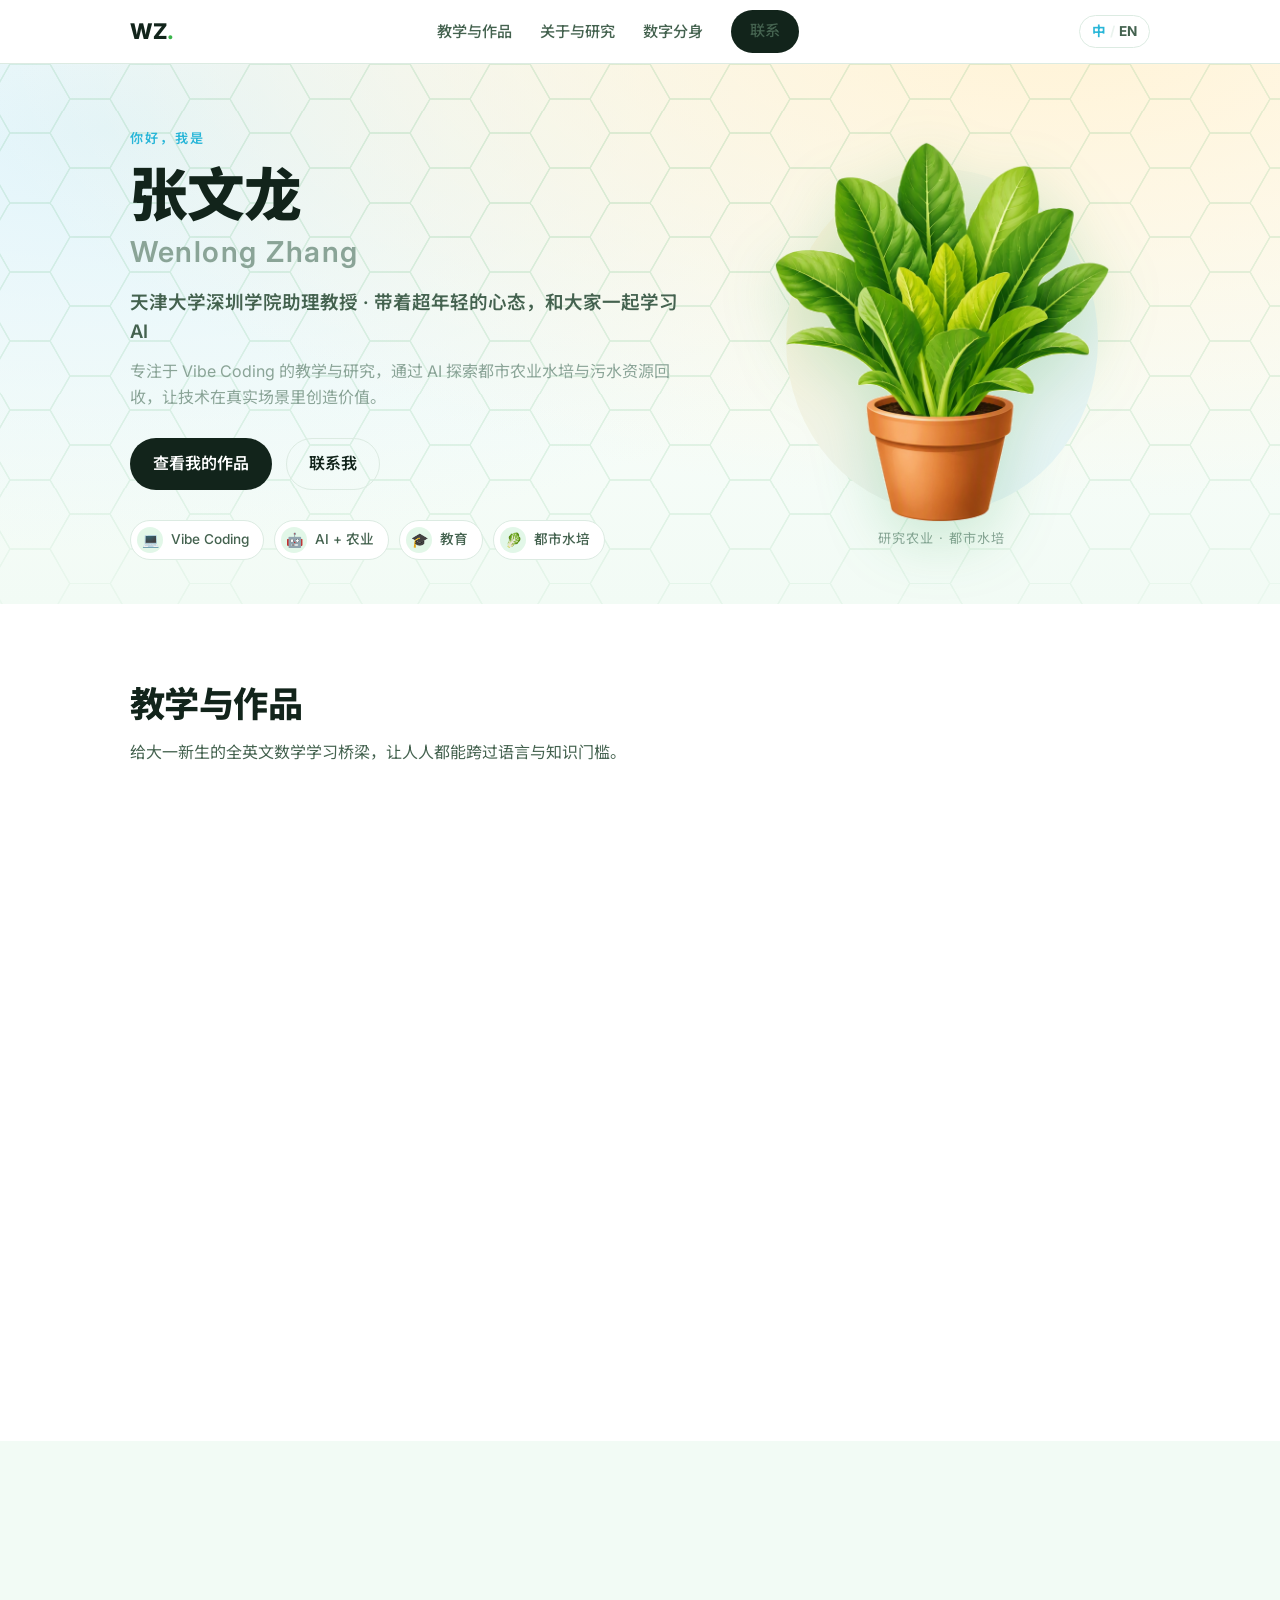
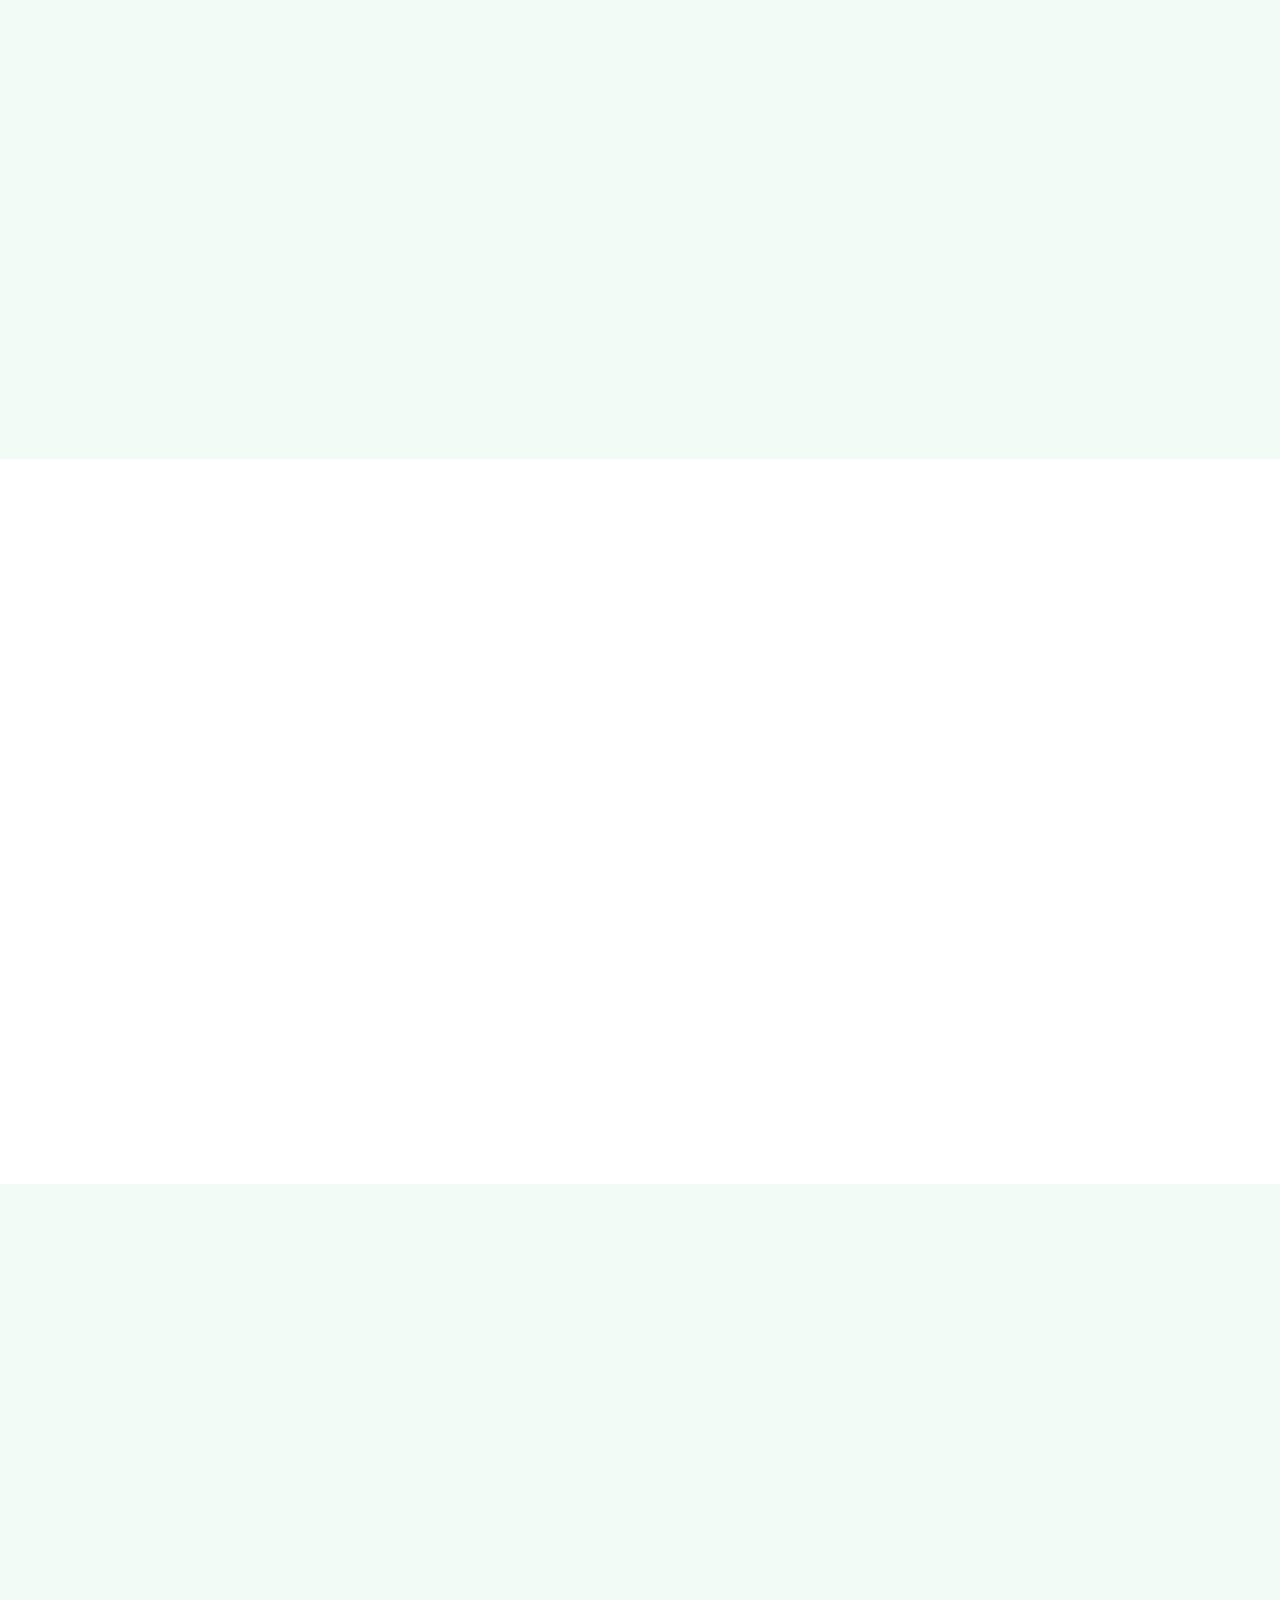
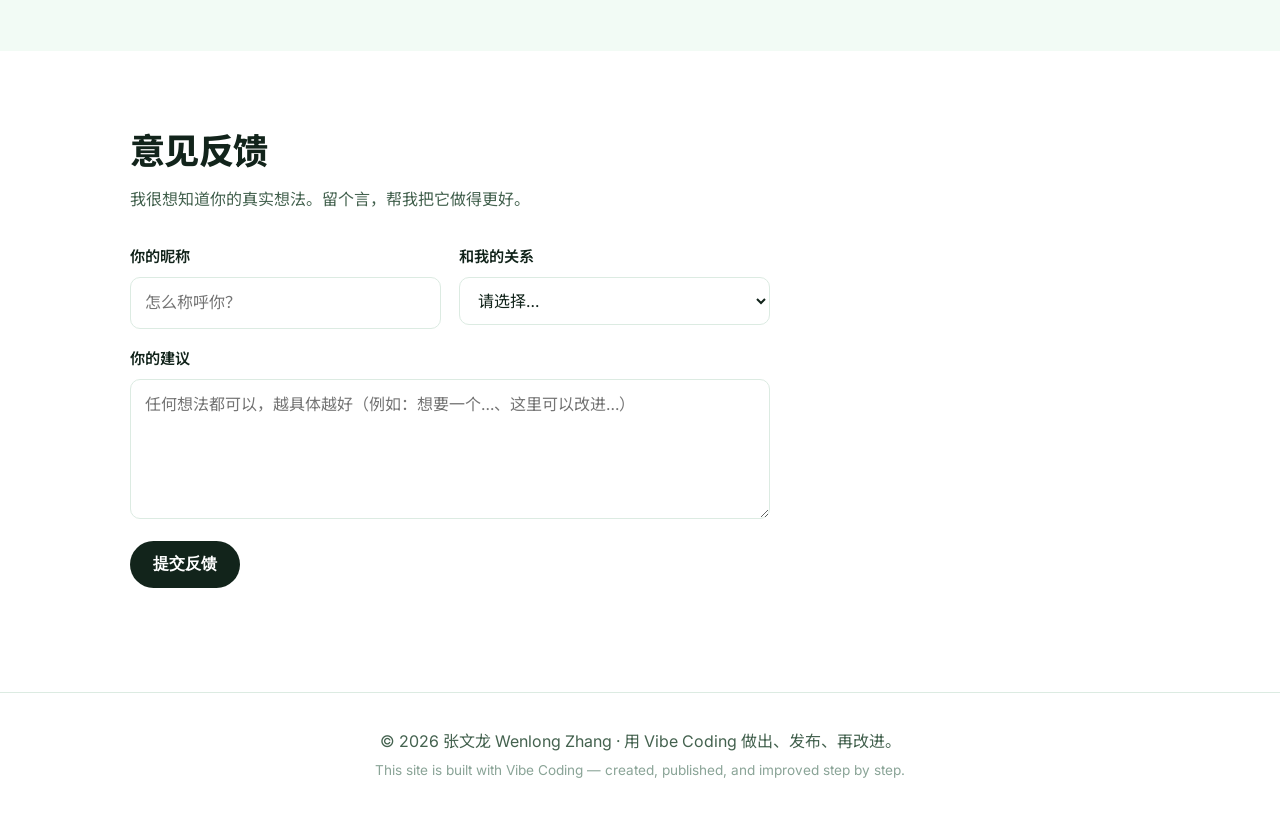
<file: index.html>
<!DOCTYPE html>
<html lang="zh-CN">
<head>
  <meta charset="UTF-8" />
  <meta name="viewport" content="width=device-width, initial-scale=1.0" />
  <meta name="description" content="张文龙（Wenlong Zhang）的个人主页 —— 天津大学深圳学院助理教授，专注 Vibe Coding，通过 AI 实现都市农业水培与污水资源回收。" />
  <meta name="author" content="张文龙 Wenlong Zhang" />
  <title>张文龙 Wenlong Zhang · 个人主页 · V2.3 预览</title>
  <!-- 预览 v2.3：方案A 双栏首屏 + 展示卡化教学与作品 + 收敛特效（六边形只放首屏，彩色动态边框只留数字分身） -->
  <link rel="preconnect" href="https://fonts.googleapis.com" />
  <link rel="preconnect" href="https://fonts.gstatic.com" crossorigin />
  <link href="https://fonts.googleapis.com/css2?family=Inter:wght@400;500;600;700;800&family=Noto+Sans+SC:wght@400;500;700;900&display=swap" rel="stylesheet" />
  <link rel="stylesheet" href="css/styles.css?v=v23" />
  <style>
    /* 兜底内联样式：确保首屏身份信息优先清晰呈现，避免角色信息迟到 */
    .hero__inner { opacity: 1; }
  </style>
</head>
<body data-lang="zh">
  <!-- 顶部滚动进度条（保留：轻量科技感） -->
  <div class="scroll-progress" aria-hidden="true"><div class="scroll-progress__bar"></div></div>

  <!-- 顶部导航：方案A 四段入口，保留中英文切换 -->
  <header class="site-header">
    <nav class="nav container" aria-label="主导航">
      <a class="nav__brand" href="#top">WZ<span class="nav__brand-dot">.</span></a>
      <button class="nav__toggle" id="navToggle" aria-label="展开菜单" aria-expanded="false">
        <span></span><span></span><span></span>
      </button>
      <ul class="nav__list" id="navList">
        <li><a href="#works">教学与作品</a></li>
        <li><a href="#about">关于与研究</a></li>
        <li><a href="#digital-twin">数字分身</a></li>
        <li><a class="btn btn--primary btn--small" href="#contact">联系</a></li>
      </ul>
      <a class="lang-switch" href="index-en.html" aria-label="Switch to English">
        <span class="lang-switch__cur">中</span><span class="lang-switch__bar">/</span><span>EN</span>
      </a>
    </nav>
  </header>

  <main id="top">
    <!-- 首屏 Hero：方案A 双栏 —— 左侧身份信息，右侧缩小植物，让"研究农业"意象与身份同时出现 -->
    <section class="hero">
      <div class="container hero__inner">
        <div class="hero__intro">
          <p class="hero__eyebrow">你好，我是</p>
          <h1 class="hero__name">张文龙 <span class="hero__name-en">Wenlong Zhang</span></h1>
          <p class="hero__tagline">天津大学深圳学院助理教授 · 带着超年轻的心态，和大家一起学习 AI</p>
          <p class="hero__desc">专注于 Vibe Coding 的教学与研究，通过 AI 探索都市农业水培与污水资源回收，让技术在真实场景里创造价值。</p>
          <div class="hero__actions">
            <a class="btn btn--primary" href="#works">查看我的作品</a>
            <a class="btn btn--ghost" href="#contact">联系我</a>
          </div>
          <div class="hero__chips" aria-label="标签">
            <span class="chip"><span class="chip__icon" aria-hidden="true">💻</span>Vibe Coding</span>
            <span class="chip"><span class="chip__icon" aria-hidden="true">🤖</span>AI + 农业</span>
            <span class="chip"><span class="chip__icon" aria-hidden="true">🎓</span>教育</span>
            <span class="chip"><span class="chip__icon" aria-hidden="true">🥬</span>都市水培</span>
          </div>
        </div>
        <div class="hero__visual" aria-hidden="true">
          <div class="hero__plant">
            <img class="hero__plant-img" src="assets/hydroponic-veg.png" alt="" width="710" height="800" loading="eager">
          </div>
          <p class="hero__visual-caption">研究农业 · 都市水培</p>
        </div>
      </div>
    </section>

    <!-- 教学与作品：两座 Bridge 各占一张展示卡（截图 + 服务对象 + 用途 + 访问入口） -->
    <section id="works" class="section">
      <div class="container">
        <h2 class="section__title">教学与作品</h2>
        <p class="section__lead">给大一新生的全英文数学学习桥梁，让人人都能跨过语言与知识门槛。</p>
        <div class="showcase-grid">
          <article class="showcase-card">
            <div class="showcase-card__media">
              <img src="assets/calculus.png" alt="Calculus Bridge 课程页截图" loading="lazy" />
            </div>
            <div class="showcase-card__body">
              <div class="showcase-card__meta">
                <span class="badge-color">正在使用</span>
                <span class="showcase-card__type">双语课程网站</span>
              </div>
              <h3 class="showcase-card__title">Calculus Bridge</h3>
              <p class="showcase-card__desc">为全英文学习微积分的新生而建，跨越语言与知识的门槛，边学数学边熟悉英语表达。</p>
              <ul class="showcase-card__facts">
                <li><strong>服务对象</strong> 大一新生 / 全英文数学学习者</li>
                <li><strong>用途</strong> 章节课程图 · 双语解释 · 例题与自测</li>
              </ul>
              <a class="text-link" href="https://wzhang60.github.io/calculus-bridge/" target="_blank" rel="noopener noreferrer">访问 Calculus Bridge ↗</a>
            </div>
          </article>
          <article class="showcase-card">
            <div class="showcase-card__media">
              <img src="assets/linear-algebra.png" alt="Linear Algebra Bridge 课程页截图" loading="lazy" />
            </div>
            <div class="showcase-card__body">
              <div class="showcase-card__meta">
                <span class="badge-color">正在使用</span>
                <span class="showcase-card__type">双语课程地图</span>
              </div>
              <h3 class="showcase-card__title">Linear Algebra Bridge</h3>
              <p class="showcase-card__desc">先熟悉英语术语，再走进线性代数课堂。把中文概念与英文课堂里的表达连接起来。</p>
              <ul class="showcase-card__facts">
                <li><strong>服务对象</strong> 大一新生 / 双语数学学习者</li>
                <li><strong>用途</strong> 术语识别 · 视觉推导 · 课堂衔接</li>
              </ul>
              <a class="text-link" href="https://wzhang60.github.io/Linear-Algebra-Bridge/" target="_blank" rel="noopener noreferrer">访问 Linear Algebra Bridge ↗</a>
            </div>
          </article>
        </div>
      </div>
    </section>

    <!-- 关于与研究：介绍如何教学、研究什么；"深圳/年轻心态/不卷"集中到个人侧记 -->
    <section id="about" class="section section--alt">
      <div class="container">
        <h2 class="section__title">关于与研究</h2>
        <p class="section__lead">我如何教学，以及我到底在研究什么。</p>
        <div class="about-grid">
          <article class="about-card">
            <h3 class="about-card__title">我如何教学</h3>
            <p class="about-card__body">主要专研 Vibe Coding，和同学们一起学习 AI，把编程做成一件人人能上手、能出作品的事，让基础与创造感同时发生。</p>
          </article>
          <article class="about-card">
            <h3 class="about-card__title">我在研究什么</h3>
            <p class="about-card__body">利用 AI 实现都市农业水培与污水资源回收，探索人工智能在可持续农业与环境工程中的真实应用。</p>
          </article>
          <aside class="about-note">
            <p class="about-note__label">个人侧记 · 侧记</p>
            <p class="about-note__text"><strong>深圳</strong> 一座城市。在这里教书、做研究，也和同学们一起成长。</p>
            <p class="about-note__text"><strong>年轻心态</strong> 不卷、爱玩、也认真做研究。拿得起放得下，专业认真也保持松弛。</p>
          </aside>
        </div>
      </div>
    </section>

    <!-- 数字分身：保留独立体验区与原型标识；彩色动态光带是本文重点保留的特效区域 -->
    <section id="digital-twin" class="section">
      <div class="container">
        <h2 class="section__title">数字分身 · Digital Twin</h2>
        <p class="section__lead">一个正在生长中的 AI 分身原型。先用几段预置对话展示它"如何介绍我"，后续课程再接入真正的对话能力。</p>
        <div class="twin-app">
          <div class="twin-app__head">
            <span class="twin-app__avatar" aria-hidden="true">WZ</span>
            <div>
              <strong>文龙的数字分身</strong>
              <span class="twin-app__status">● 原型 · 预置对话</span>
            </div>
          </div>
          <div class="twin-app__body" id="twinBody" aria-live="polite">
            <div class="msg msg--bot">
              <div class="msg__body">你好，我是张文龙的数字分身原型。虽然现在还不能真正"回答"，但我可以先把关于他的一些事情讲给你听。你想知道什么？</div>
            </div>
          </div>
          <div class="twin-app__suggest" id="twinSuggest">
            <button type="button" class="suggest-chip" data-q="你是谁？">你是谁？</button>
            <button type="button" class="suggest-chip" data-q="你如何保持生活和工作的平衡？">如何保持生活与工作的平衡？</button>
            <button type="button" class="suggest-chip" data-q="你在研究什么？">你在研究什么？</button>
          </div>
          <form class="twin-app__input" id="twinForm">
            <input type="text" id="twinInput" placeholder="输入你想问的（原型，暂不真正回答）" autocomplete="off" />
            <button type="submit" class="btn btn--primary btn--small">发送</button>
          </form>
        </div>
        <p class="twin-note">说明：这是静态聊天原型，仅含预置内容，不会上传你的任何输入。真正的 AI 对话将在后续课程中实现。</p>
      </div>
    </section>

    <!-- 生活与联系：兴趣紧凑呈现，以清楚的邮箱入口结束页面 -->
    <section id="contact" class="section section--alt">
      <div class="container">
        <h2 class="section__title">兴趣和联系方式</h2>
        <p class="section__lead">除了研究，生活里也有很多热爱。悬停某个兴趣，看看它背后的故事；想交流或合作，欢迎联系。</p>
        <ul class="interest-list" aria-label="兴趣">
          <li class="interest-list__item">
            <span class="interest-list__icon" aria-hidden="true"><svg viewBox="0 0 512 512" width="24" height="24" xmlns="http://www.w3.org/2000/svg" aria-hidden="true" focusable="false"><path fill="#1a7a4a" d="M417.3 360.1l-71.6-4.8c-5.2-.3-10.3 1.1-14.5 4.2s-7.2 7.4-8.4 12.5l-17.6 69.6C289.5 445.8 273 448 256 448s-33.5-2.2-49.2-6.4L189.2 372c-1.3-5-4.3-9.4-8.4-12.5s-9.3-4.5-14.5-4.2l-71.6 4.8c-17.6-27.2-28.5-59.2-30.4-93.6L125 228.3c4.4-2.8 7.6-7 9.2-11.9s1.4-10.2-.5-15l-26.7-66.6C128 109.2 155.3 89 186.7 76.9l55.2 46c4 3.3 9 5.1 14.1 5.1s10.2-1.8 14.1-5.1l55.2-46c31.3 12.1 58.7 32.3 79.6 57.9l-26.7 66.6c-1.9 4.8-2.1 10.1-.5 15s4.9 9.1 9.2 11.9l60.7 38.2c-1.9 34.4-12.8 66.4-30.4 93.6zM256 512A256 256 0 1 0 256 0a256 256 0 1 0 0 512zm14.1-325.7c-8.4-6.1-19.8-6.1-28.2 0L194 221c-8.4 6.1-11.9 16.9-8.7 26.8l18.3 56.3c3.2 9.9 12.4 16.6 22.8 16.6h59.2c10.4 0 19.6-6.7 22.8-16.6l18.3-56.3c3.2-9.9-.3-20.7-8.7-26.8l-47.9-34.8z"/></svg></span>足球五大联赛
            <span class="interest-tip">问问我的数字分身，我最喜欢哪支球队？</span>
          </li>
          <li class="interest-list__item">
            <span class="interest-list__icon" aria-hidden="true">🎱</span>台球
            <span class="interest-tip">问问我的数字分身，我的台球抖音号是什么？</span>
          </li>
          <li class="interest-list__item">
            <span class="interest-list__icon" aria-hidden="true">🎵</span>音乐
            <span class="interest-tip">问问我的数字分身，我喜欢什么音乐？</span>
          </li>
          <li class="interest-list__item">
            <span class="interest-list__icon" aria-hidden="true">📈</span>炒股
            <span class="interest-tip">问问我的数字分身，我为什么对炒股感兴趣？</span>
          </li>
          <li class="interest-list__item">
            <span class="interest-list__icon" aria-hidden="true">🎫</span>体彩
            <span class="interest-tip">问问我的数字分身，我为什么买体彩？</span>
          </li>
          <li class="interest-list__item">
            <span class="interest-list__icon" aria-hidden="true">🧒</span>带娃
            <span class="interest-tip">问问我的数字分身，我的带娃心得是什么？</span>
          </li>
        </ul>
        <div class="contact-links">
          <a class="contact-card contact-card--email" href="mailto:wzhang60@tju.edu.cn" id="emailLink">
            <span class="contact-card__label">邮箱 · 主要联系方式</span>
            <span class="contact-card__value" id="emailValue">wzhang60@tju.edu.cn</span>
          </a>
          <a class="contact-card" href="https://github.com/wzhang60" target="_blank" rel="noopener noreferrer" id="githubLink">
            <span class="contact-card__label">GitHub</span>
            <span class="contact-card__value" id="githubValue">github.com/wzhang60</span>
          </a>
        </div>
      </div>
    </section>

    <!-- 意见反馈 -->
    <section id="feedback" class="section">
      <div class="container">
        <h2 class="section__title">意见反馈</h2>
        <p class="section__lead">我很想知道你的真实想法。留个言，帮我把它做得更好。</p>
        <form class="fb-form" id="feedbackForm" novalidate>
          <div class="fb-fields">
            <div class="fb-field">
              <label class="fb-label" for="fbVisitorName">你的昵称</label>
              <input class="fb-input" type="text" id="fbVisitorName" name="visitor_name" maxlength="80" placeholder="怎么称呼你？" autocomplete="nickname" />
            </div>
            <div class="fb-field">
              <label class="fb-label" for="fbRelationship">和我的关系</label>
              <select class="fb-input" id="fbRelationship" name="relationship">
                <option value="">请选择…</option>
                <option value="friend">朋友</option>
                <option value="family">亲人</option>
                <option value="classmate">同学</option>
                <option value="colleague">同事</option>
                <option value="teacher">老师</option>
                <option value="student">学生</option>
                <option value="other">其他</option>
              </select>
            </div>
            <div class="fb-field fb-field--wide">
              <label class="fb-label" for="fbMessage">你的建议</label>
              <textarea class="fb-input fb-textarea" id="fbMessage" name="message" maxlength="2000" placeholder="任何想法都可以，越具体越好（例如：想要一个…、这里可以改进…）"></textarea>
            </div>
          </div>
          <div class="fb-actions">
            <button type="submit" class="btn btn--primary" id="fbSubmit">提交反馈</button>
          </div>
          <p class="fb-status" id="fbStatus" role="status" aria-live="polite"></p>
        </form>
      </div>
    </section>

  </main>

  <footer class="site-footer">
    <div class="container">
      <p>© 2026 张文龙 Wenlong Zhang · 用 Vibe Coding 做出、发布、再改进。</p>
      <p class="site-footer__small">This site is built with Vibe Coding — created, published, and improved step by step.</p>
    </div>
  </footer>

  <script src="js/main.js?v=202609090"></script>
  <script src="js/feedback.js"></script>
</body>
</html>
</file>
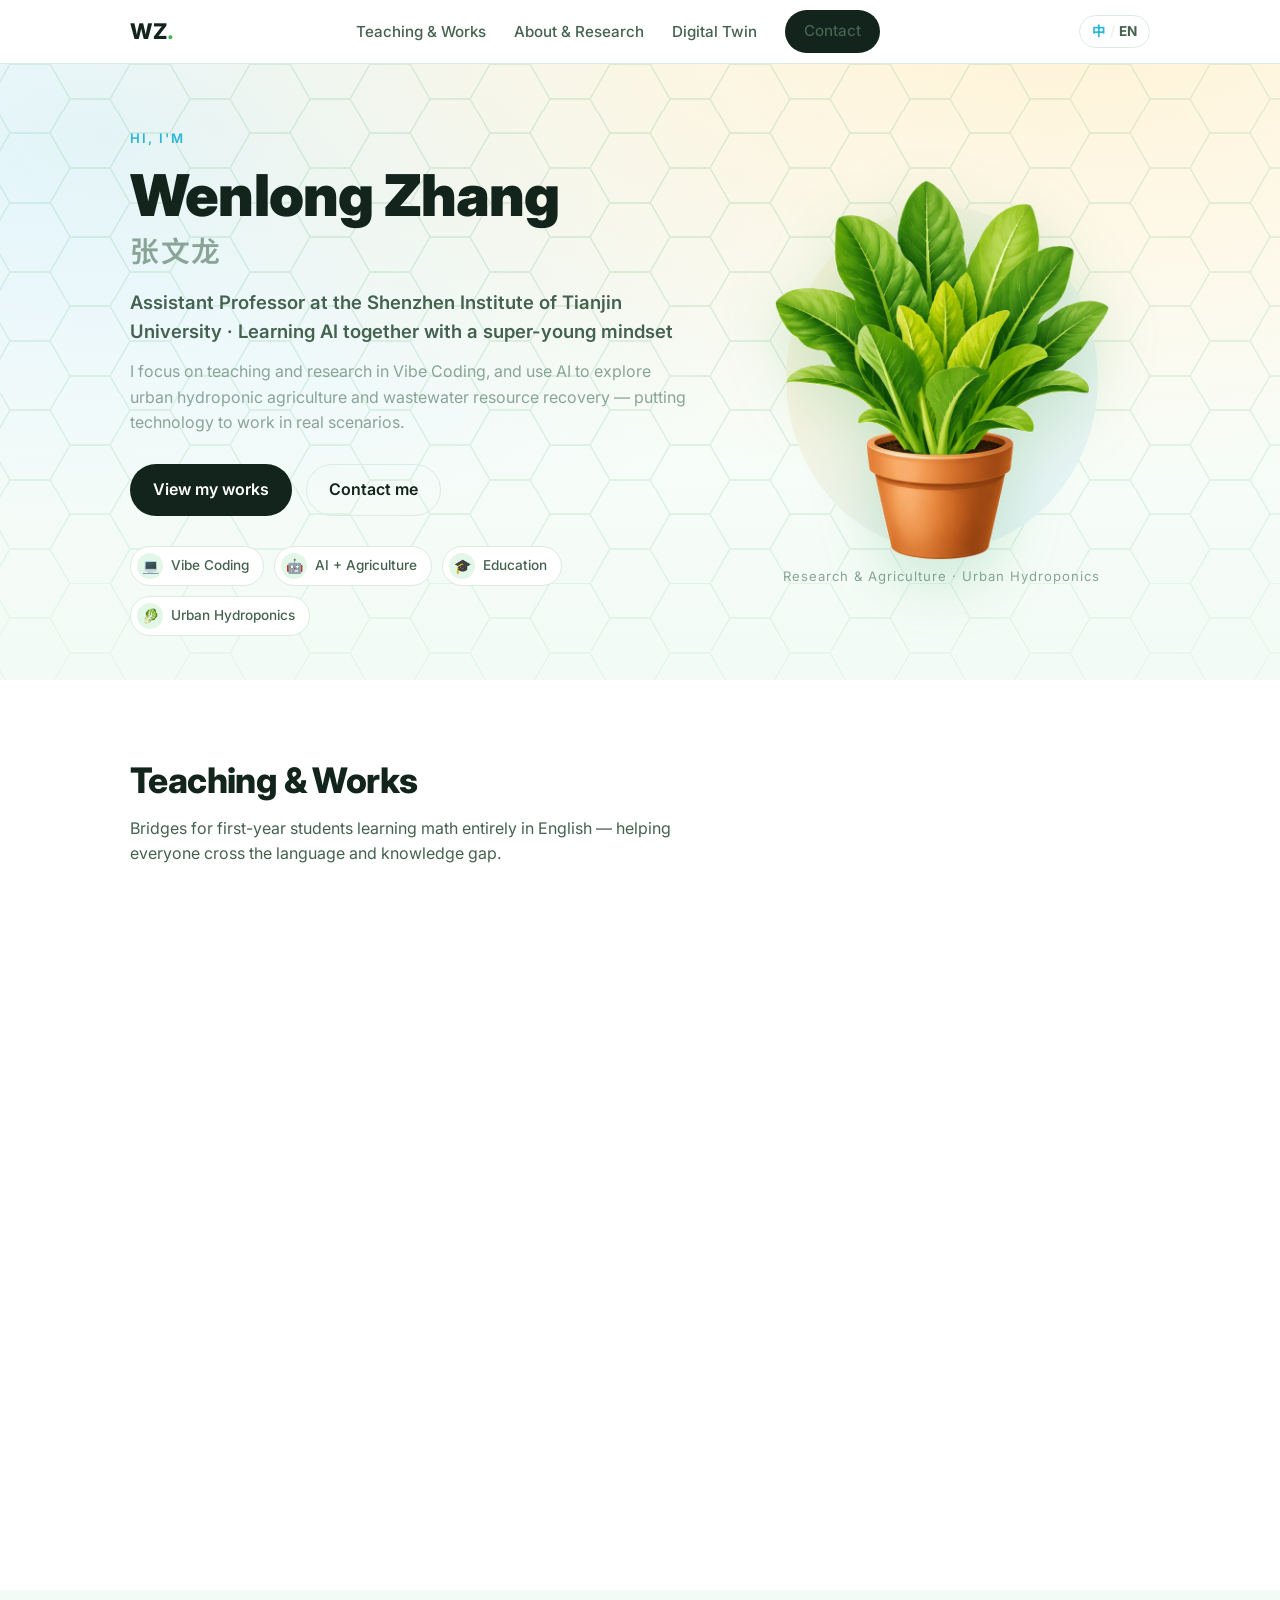
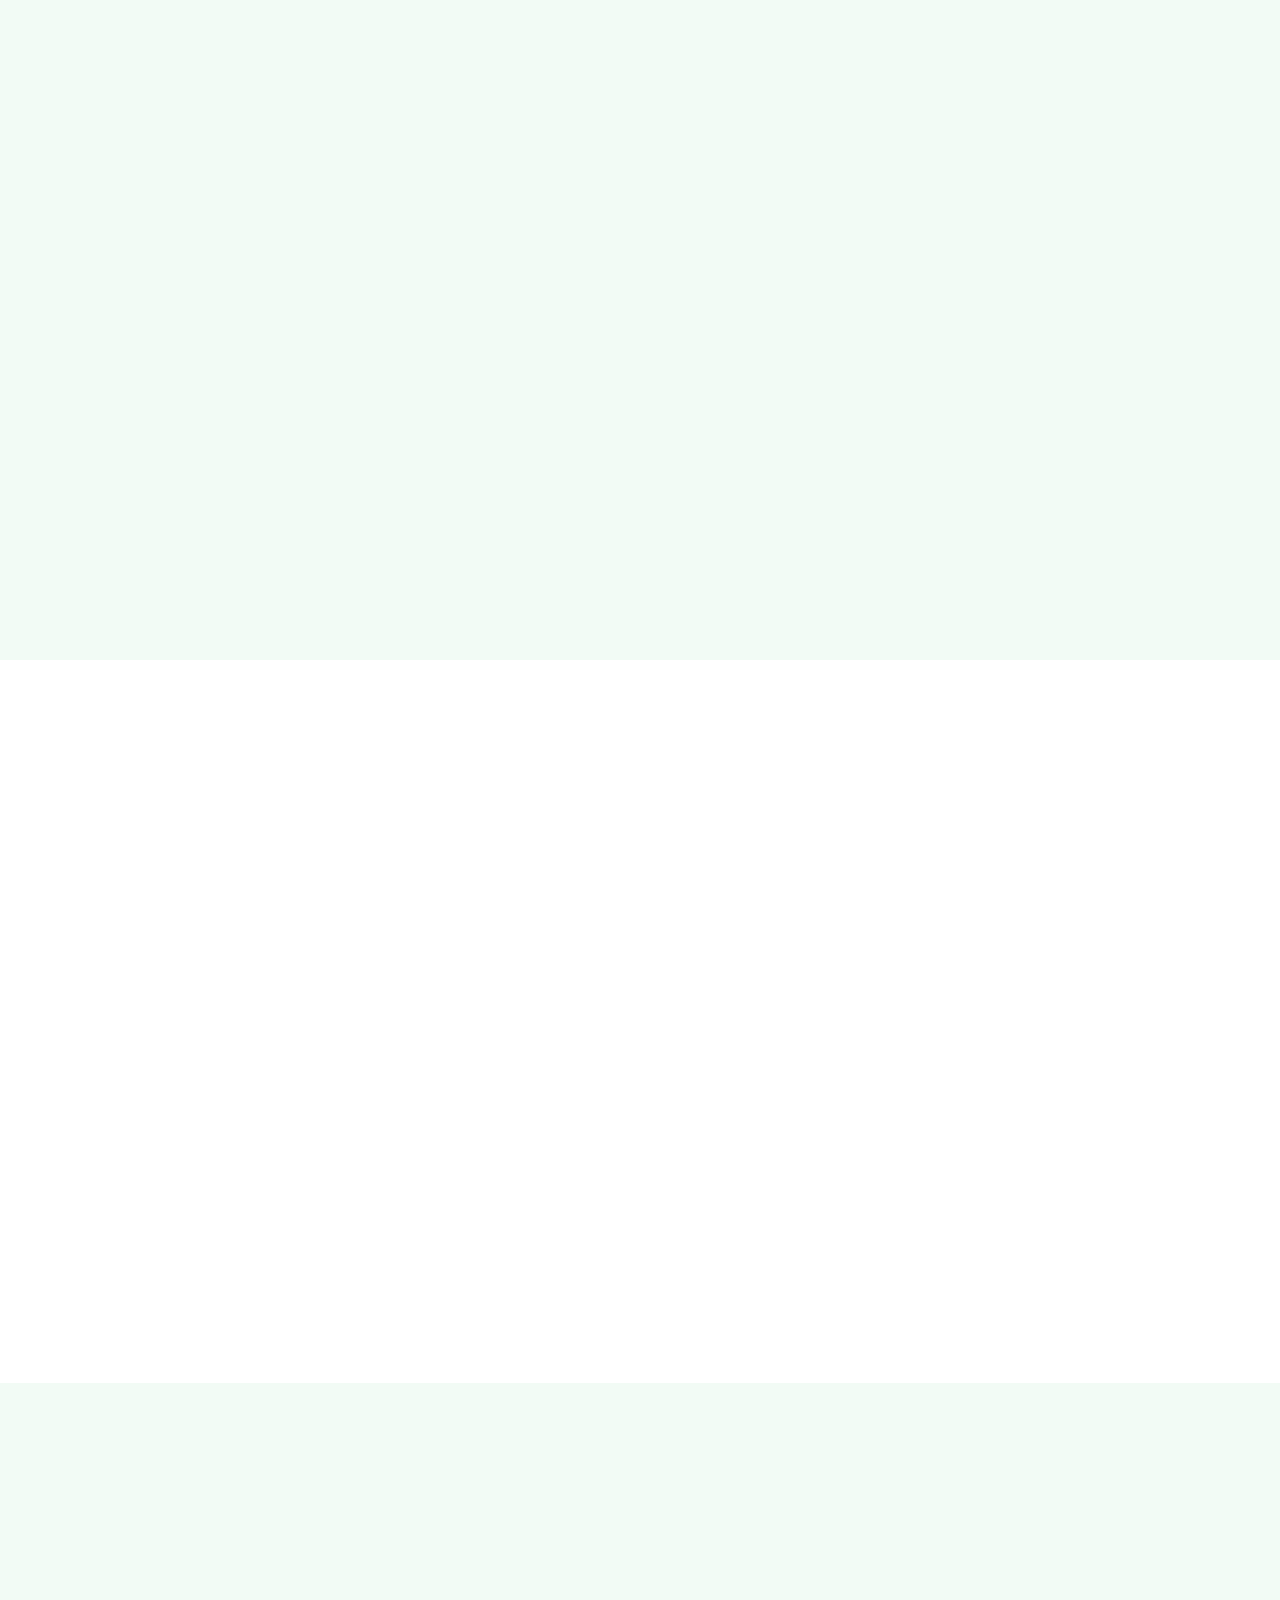
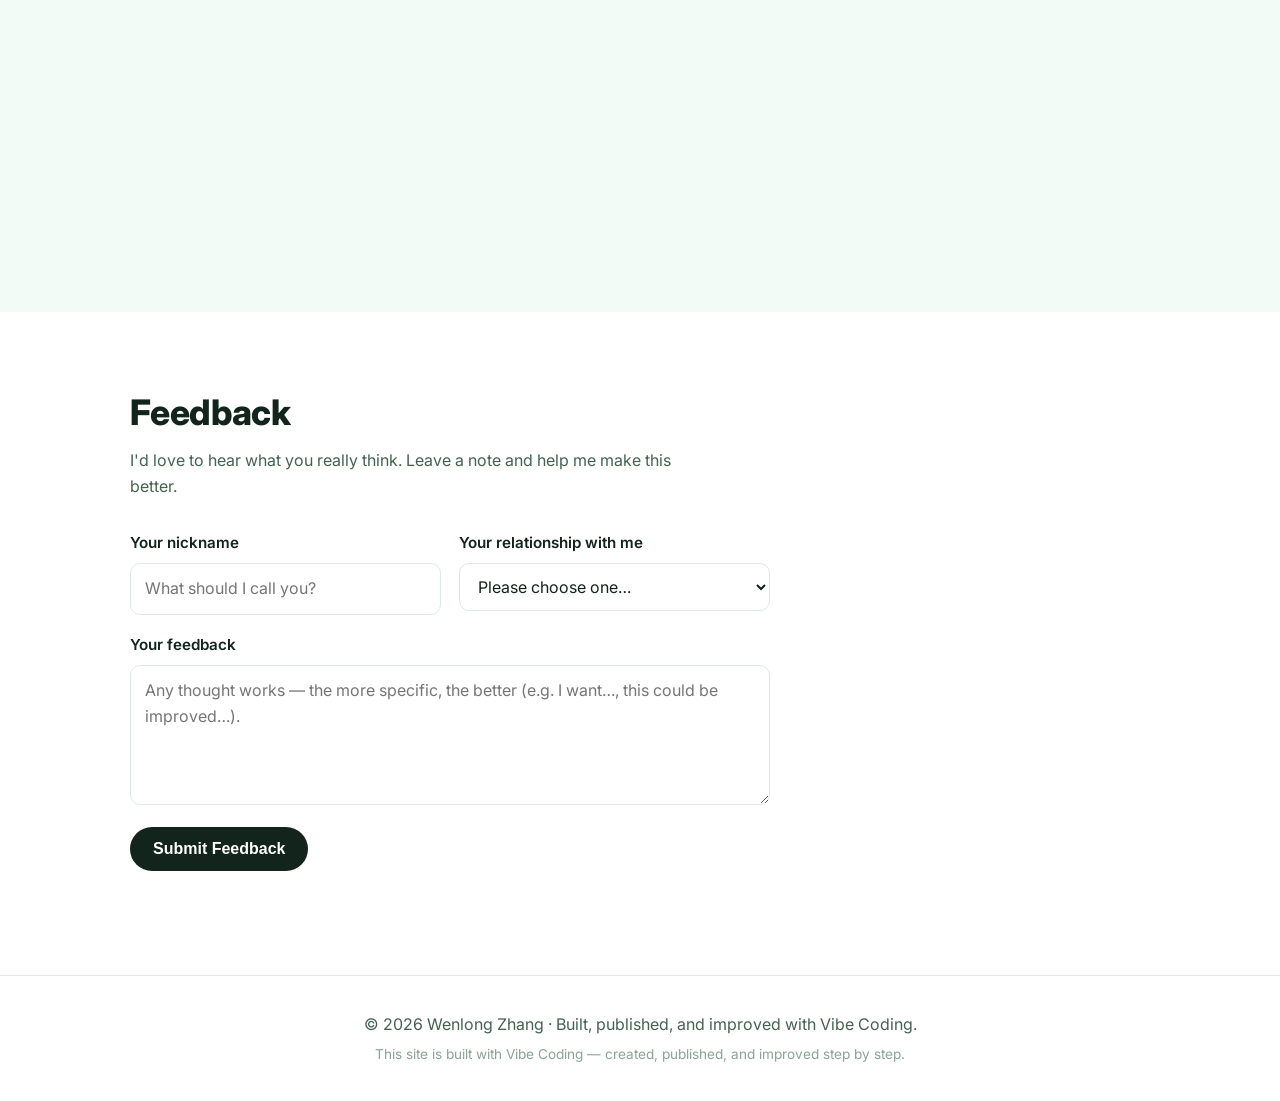
<file: index-en.html>
<!DOCTYPE html>
<html lang="en">
<head>
  <meta charset="UTF-8" />
  <meta name="viewport" content="width=device-width, initial-scale=1.0" />
  <meta name="description" content="Wenlong Zhang — Assistant Professor at the Shenzhen Institute of Tianjin University. Focused on Vibe Coding, using AI for urban hydroponic agriculture and wastewater resource recovery." />
  <meta name="author" content="Wenlong Zhang" />
  <title>Wenlong Zhang · Personal Homepage · V2.3 Preview</title>
  <!-- Preview v2.3: Plan A — dual-column hero + showcase-card works + converged effects (hexagon only in hero, beam only on digital twin) -->
  <link rel="preconnect" href="https://fonts.googleapis.com" />
  <link rel="preconnect" href="https://fonts.gstatic.com" crossorigin />
  <link href="https://fonts.googleapis.com/css2?family=Inter:wght@400;500;600;700;800&family=Noto+Sans+SC:wght@400;500;700;900&display=swap" rel="stylesheet" />
  <link rel="stylesheet" href="css/styles.css?v=v23" />
  <style>
    /* Fallback: keep hero identity content immediately readable */
    .hero__inner { opacity: 1; }
  </style>
</head>
<body data-lang="en">
  <!-- Top scroll progress (MagicUI ScrollProgress replica) -->
  <div class="scroll-progress" aria-hidden="true"><div class="scroll-progress__bar"></div></div>

  <!-- Top navigation: Plan A four-section entries + zh/en switch -->
  <header class="site-header">
    <nav class="nav container" aria-label="Main navigation">
      <a class="nav__brand" href="#top">WZ<span class="nav__brand-dot">.</span></a>
      <button class="nav__toggle" id="navToggle" aria-label="Open menu" aria-expanded="false">
        <span></span><span></span><span></span>
      </button>
      <ul class="nav__list" id="navList">
        <li><a href="#works">Teaching &amp; Works</a></li>
        <li><a href="#about">About &amp; Research</a></li>
        <li><a href="#digital-twin">Digital Twin</a></li>
        <li><a class="btn btn--primary btn--small" href="#contact">Contact</a></li>
      </ul>
      <a class="lang-switch" href="index.html" aria-label="切换到中文">
        <span class="lang-switch__cur">中</span><span class="lang-switch__bar">/</span><span>EN</span>
      </a>
    </nav>
  </header>

  <main id="top">
    <!-- Hero: Plan A dual column — left identity, right small plant (research-agriculture imagery alongside identity) -->
    <section class="hero">
      <div class="container hero__inner">
        <div class="hero__intro">
          <p class="hero__eyebrow">Hi, I'm</p>
          <h1 class="hero__name">Wenlong Zhang <span class="hero__name-en">张文龙</span></h1>
          <p class="hero__tagline">Assistant Professor at the Shenzhen Institute of Tianjin University · Learning AI together with a super-young mindset</p>
          <p class="hero__desc">I focus on teaching and research in Vibe Coding, and use AI to explore urban hydroponic agriculture and wastewater resource recovery — putting technology to work in real scenarios.</p>
          <div class="hero__actions">
            <a class="btn btn--primary" href="#works">View my works</a>
            <a class="btn btn--ghost" href="#contact">Contact me</a>
          </div>
          <div class="hero__chips" aria-label="Tags">
            <span class="chip"><span class="chip__icon" aria-hidden="true">💻</span>Vibe Coding</span>
            <span class="chip"><span class="chip__icon" aria-hidden="true">🤖</span>AI + Agriculture</span>
            <span class="chip"><span class="chip__icon" aria-hidden="true">🎓</span>Education</span>
            <span class="chip"><span class="chip__icon" aria-hidden="true">🥬</span>Urban Hydroponics</span>
          </div>
        </div>
        <div class="hero__visual" aria-hidden="true">
          <div class="hero__plant">
            <img class="hero__plant-img" src="assets/hydroponic-veg.png" alt="" width="710" height="800" loading="eager">
          </div>
          <p class="hero__visual-caption">Research &amp; Agriculture · Urban Hydroponics</p>
        </div>
      </div>
    </section>

    <!-- Teaching & Works: two Bridges, one showcase card each (screenshot + audience + purpose + access) -->
    <section id="works" class="section">
      <div class="container">
        <h2 class="section__title">Teaching &amp; Works</h2>
        <p class="section__lead">Bridges for first-year students learning math entirely in English — helping everyone cross the language and knowledge gap.</p>
        <div class="showcase-grid">
          <article class="showcase-card">
            <div class="showcase-card__media">
              <img src="assets/calculus.png" alt="Calculus Bridge course page screenshot" loading="lazy" />
            </div>
            <div class="showcase-card__body">
              <div class="showcase-card__meta">
                <span class="badge-color">In use</span>
                <span class="showcase-card__type">Bilingual course site</span>
              </div>
              <h3 class="showcase-card__title">Calculus Bridge</h3>
              <p class="showcase-card__desc">Built for students learning calculus entirely in English — crossing the language and knowledge gap while learning math alongside English terms.</p>
              <ul class="showcase-card__facts">
                <li><strong>Audience</strong> First-year students / English-based learners</li>
                <li><strong>Purpose</strong> Chapter map · Bilingual explanations · Examples &amp; practice</li>
              </ul>
              <a class="text-link" href="https://wzhang60.github.io/calculus-bridge/" target="_blank" rel="noopener noreferrer">Visit Calculus Bridge ↗</a>
            </div>
          </article>
          <article class="showcase-card">
            <div class="showcase-card__media">
              <img src="assets/linear-algebra.png" alt="Linear Algebra Bridge course page screenshot" loading="lazy" />
            </div>
            <div class="showcase-card__body">
              <div class="showcase-card__meta">
                <span class="badge-color">In use</span>
                <span class="showcase-card__type">Bilingual course map</span>
              </div>
              <h3 class="showcase-card__title">Linear Algebra Bridge</h3>
              <p class="showcase-card__desc">Get familiar with English terms first, then step into the linear algebra classroom. Connecting Chinese concepts to their English counterparts.</p>
              <ul class="showcase-card__facts">
                <li><strong>Audience</strong> First-year students / Bilingual learners</li>
                <li><strong>Purpose</strong> Term recognition · Visual derivations · Classroom bridging</li>
              </ul>
              <a class="text-link" href="https://wzhang60.github.io/Linear-Algebra-Bridge/" target="_blank" rel="noopener noreferrer">Visit Linear Algebra Bridge ↗</a>
            </div>
          </article>
        </div>
      </div>
    </section>

    <!-- About & Research: how I teach, what I research; Shenzhen / young mindset / no over-striving as personal notes -->
    <section id="about" class="section section--alt">
      <div class="container">
        <h2 class="section__title">About &amp; Research</h2>
        <p class="section__lead">How I teach, and what I actually research.</p>
        <div class="about-grid">
          <article class="about-card">
            <h3 class="about-card__title">How I teach</h3>
            <p class="about-card__body">I focus mainly on Vibe Coding, learning AI together with students, turning programming into something everyone can pick up and make real projects with.</p>
          </article>
          <article class="about-card">
            <h3 class="about-card__title">What I research</h3>
            <p class="about-card__body">Using AI to enable urban hydroponic agriculture and wastewater resource recovery — exploring real applications of AI in sustainable agriculture and environmental engineering.</p>
          </article>
          <aside class="about-note">
            <p class="about-note__label">Personal notes · 侧记</p>
            <p class="about-note__text"><strong>Shenzhen</strong> A city. I teach, do research, and grow together with students here.</p>
            <p class="about-note__text"><strong>Young mindset</strong> No over-striving, love to play — but take research seriously. Serious when it matters, relaxed the rest of the time.</p>
          </aside>
        </div>
      </div>
    </section>

    <!-- Digital Twin: keep independent experience area + prototype badge; the colored beam is the reserved highlighted effect -->
    <section id="digital-twin" class="section">
      <div class="container">
        <h2 class="section__title">Digital Twin</h2>
        <p class="section__lead">A growing AI twin prototype. For now it uses a few preset conversations to show how it "introduces me"; real dialogue will come in later lessons.</p>
        <div class="twin-app">
          <div class="twin-app__head">
            <span class="twin-app__avatar" aria-hidden="true">WZ</span>
            <div>
              <strong>Wenlong's Digital Twin</strong>
              <span class="twin-app__status">● Prototype · Preset dialogue</span>
            </div>
          </div>
          <div class="twin-app__body" id="twinBody" aria-live="polite">
            <div class="msg msg--bot">
              <div class="msg__body">Hi, I'm the prototype of Wenlong Zhang's digital twin. I can't truly "answer" yet, but I can tell you some things about him. What would you like to know?</div>
            </div>
          </div>
          <div class="twin-app__suggest" id="twinSuggest">
            <button type="button" class="suggest-chip" data-q="Who are you?">Who are you?</button>
            <button type="button" class="suggest-chip" data-q="How do you balance life and work?">How do you balance life and work?</button>
            <button type="button" class="suggest-chip" data-q="What do you research?">What do you research?</button>
          </div>
          <form class="twin-app__input" id="twinForm">
            <input type="text" id="twinInput" placeholder="Type a question (prototype — won't really answer yet)" autocomplete="off" />
            <button type="submit" class="btn btn--primary btn--small">Send</button>
          </form>
        </div>
        <p class="twin-note">Note: This is a static chat prototype with preset content only. It does not upload any of your input. Real AI conversation will be added in later lessons.</p>
      </div>
    </section>

    <!-- Life & Contact: compact interests + clear email ending -->
    <section id="contact" class="section section--alt">
      <div class="container">
        <h2 class="section__title">Life &amp; Contact</h2>
        <p class="section__lead">Beyond research, there's a lot I love in life. Want to talk or collaborate? Feel free to reach out.</p>
        <ul class="interest-list" aria-label="Interests">
          <li class="interest-list__item"><span class="interest-list__icon" aria-hidden="true">⚽</span>Top-five football leagues</li>
          <li class="interest-list__item"><span class="interest-list__icon" aria-hidden="true">🎱</span>Billiards</li>
          <li class="interest-list__item"><span class="interest-list__icon" aria-hidden="true">🎵</span>Music</li>
          <li class="interest-list__item"><span class="interest-list__icon" aria-hidden="true">📈</span>Stock trading</li>
          <li class="interest-list__item"><span class="interest-list__icon" aria-hidden="true">🎫</span>Sports lottery</li>
          <li class="interest-list__item"><span class="interest-list__icon" aria-hidden="true">👶</span>Parenting</li>
        </ul>
        <div class="contact-links">
          <a class="contact-card contact-card--email" href="mailto:wzhang60@tju.edu.cn" id="emailLink">
            <span class="contact-card__label">Email · Primary</span>
            <span class="contact-card__value" id="emailValue">wzhang60@tju.edu.cn</span>
          </a>
          <a class="contact-card" href="https://github.com/wzhang60" target="_blank" rel="noopener noreferrer" id="githubLink">
            <span class="contact-card__label">GitHub</span>
            <span class="contact-card__value" id="githubValue">github.com/wzhang60</span>
          </a>
        </div>
      </div>
    </section>

    <!-- Feedback -->
    <section id="feedback" class="section">
      <div class="container">
        <h2 class="section__title">Feedback</h2>
        <p class="section__lead">I'd love to hear what you really think. Leave a note and help me make this better.</p>
        <form class="fb-form" id="feedbackForm" novalidate>
          <div class="fb-fields">
            <div class="fb-field">
              <label class="fb-label" for="fbVisitorName">Your nickname</label>
              <input class="fb-input" type="text" id="fbVisitorName" name="visitor_name" maxlength="80" placeholder="What should I call you?" autocomplete="nickname" />
            </div>
            <div class="fb-field">
              <label class="fb-label" for="fbRelationship">Your relationship with me</label>
              <select class="fb-input" id="fbRelationship" name="relationship">
                <option value="">Please choose one…</option>
                <option value="friend">Friend</option>
                <option value="family">Family</option>
                <option value="classmate">Classmate</option>
                <option value="colleague">Colleague</option>
                <option value="teacher">Teacher</option>
                <option value="student">Student</option>
                <option value="other">Other</option>
              </select>
            </div>
            <div class="fb-field fb-field--wide">
              <label class="fb-label" for="fbMessage">Your feedback</label>
              <textarea class="fb-input fb-textarea" id="fbMessage" name="message" maxlength="2000" placeholder="Any thought works — the more specific, the better (e.g. I want…, this could be improved…)."></textarea>
            </div>
          </div>
          <div class="fb-actions">
            <button type="submit" class="btn btn--primary" id="fbSubmit">Submit Feedback</button>
          </div>
          <p class="fb-status" id="fbStatus" role="status" aria-live="polite"></p>
        </form>
      </div>
    </section>

  </main>

  <footer class="site-footer">
    <div class="container">
      <p>© 2026 Wenlong Zhang · Built, published, and improved with Vibe Coding.</p>
      <p class="site-footer__small">This site is built with Vibe Coding — created, published, and improved step by step.</p>
    </div>
  </footer>

  <script src="js/main.js?v=202609090"></script>
  <script src="js/feedback.js"></script>
</body>
</html>
</file>
<file: css/styles.css>
/* ==========================================================================
   寮犳枃榫?路 涓汉涓婚〉 V2
   璁捐璇█锛氶兘甯傚啘涓氭按鍩逛富棰?鈥斺€?鍏?/ 姘?/ 缁垮彾鑿?/ 娓呮柊娌绘剤 / 娲绘臣绉戞妧
   涓昏壊鏉匡細鏅ㄥ厜閲?路 姘村煿闈?路 缁垮彾缁?路 娓呴€忚摑 路 鏆栫櫧
   ========================================================================== */

:root {
  /* 鑹插僵绯荤粺锛堟按鍩逛富棰橈級 */
  --c-bg: #ffffff;
  --c-bg-alt: #f2fbf5;        /* 娴呮按鍩圭豢搴?*/
  --c-ink: #12241b;          /* 娣卞眰澧ㄧ豢/涓绘枃瀛?*/
  --c-ink-soft: #44624f;      /* 娆＄骇鏂囧瓧锛堟按钘荤豢锛?*/
  --c-ink-mute: #8aa497;      /* 寮卞寲鏂囧瓧 */

  /* 鏅ㄥ厜閲戦粍 鈥斺€?鍏?*/
  --c-sun: #ffb830;           /* 闃冲厜閲?*/
  --c-sun-soft: #fff3d6;      /* 鏅ㄥ厜搴?*/
  --c-sun-line: #f3dca8;

  /* 缁垮彾缁?鈥斺€?缁垮彾鑿?*/
  --c-leaf: #39b54a;          /* 涓荤豢鍙剁豢 */
  --c-leaf-deep: #1f9d43;     /* 娣辩繝缁?*/
  --c-leaf-soft: #e2f7e8;     /* 娴呯豢搴?*/
  --c-lime: #a8d94a;          /* 鏄庝寒闈掓煚 */

  /* 娓呴€忚摑/姘村煿闈?鈥斺€?姘?*/
  --c-aqua: #29b6d8;          /* 姘村煿闈掞紙涓伙級 */
  --c-water: #3aa9e0;         /* 娓呮緢姘磋摑 */
  --c-water-deep: #1f7ea8;    /* 娣辨按钃?*/
  --c-aqua-soft: #e1f4fa;     /* 娴呮按钃濆簳 */

  --c-line: #dcebe2;          /* 鍒嗛殧绾匡紙娴呯豢锛?*/

  /* 鍦嗚涓庨槾褰?*/
  --radius: 18px;
  --radius-sm: 12px;
  --shadow: 0 12px 32px rgba(30, 90, 55, 0.09);
  --shadow-hover: 0 20px 44px rgba(30, 90, 55, 0.16);

  /* 甯冨眬 */
  --container: 1060px;
  --gap: 20px;
  --header-h: 64px;
}

/* --- Reset --- */
*,
*::before,
*::after { box-sizing: border-box; }
html { scroll-behavior: smooth; }
body {
  margin: 0;
  font-family: "Inter", "Noto Sans SC", system-ui, -apple-system, Segoe UI, Roboto, sans-serif;
  color: var(--c-ink);
  background: var(--c-bg);
  line-height: 1.6;
  -webkit-font-smoothing: antialiased;
}
a { color: inherit; text-decoration: none; }
ul { list-style: none; margin: 0; padding: 0; }
h1, h2, h3, p { margin: 0; }

.container {
  width: 100%;
  max-width: var(--container);
  margin: 0 auto;
  padding: 0 var(--gap);
}

/* --- 椤堕儴瀵艰埅 --- */
.site-header {
  position: sticky;
  top: 0;
  z-index: 50;
  background: rgba(255, 255, 255, 0.82);
  backdrop-filter: saturate(180%) blur(12px);
  border-bottom: 1px solid var(--c-line);
  height: var(--header-h);
  display: flex;
  align-items: center;
}
.nav {
  display: flex;
  align-items: center;
  justify-content: space-between;
  width: 100%;
}
.nav__brand {
  font-weight: 800;
  font-size: 1.35rem;
  letter-spacing: 0.5px;
  color: var(--c-ink);
}
.nav__brand-dot { color: var(--c-leaf); }
.nav__list {
  display: flex;
  align-items: center;
  gap: 28px;
}
.nav__list a {
  font-size: 0.95rem;
  color: var(--c-ink-soft);
  font-weight: 500;
  transition: color 0.15s ease;
}
.nav__list a:hover { color: var(--c-aqua); }
.lang-switch {
  margin-left: 18px;
  font-size: 0.85rem;
  font-weight: 700;
  color: var(--c-ink-soft);
  white-space: nowrap;
  border: 1px solid var(--c-line);
  border-radius: 999px;
  padding: 5px 12px;
  display: inline-flex;
  align-items: center;
  gap: 4px;
  transition: color 0.15s ease, border-color 0.15s ease, background 0.15s ease;
}
.lang-switch__cur { color: var(--c-aqua); }
.lang-switch__bar { color: var(--c-line); opacity: 0.6; }
.lang-switch:hover { color: var(--c-aqua); border-color: var(--c-aqua); }
@media (max-width: 720px) {
  .lang-switch { margin-left: 0; position: absolute; right: 64px; top: 18px; }
}

/* 姹夊牎鎸夐挳锛堢Щ鍔ㄧ锛?*/
.nav__toggle {
  display: none;
  flex-direction: column;
  gap: 5px;
  background: none;
  border: 0;
  cursor: pointer;
  padding: 8px;
}
.nav__toggle span {
  width: 24px;
  height: 2px;
  background: var(--c-ink);
  border-radius: 2px;
  transition: transform 0.2s ease, opacity 0.2s ease;
}

/* --- 鎸夐挳 --- */
.btn {
  display: inline-flex;
  align-items: center;
  justify-content: center;
  gap: 6px;
  font-weight: 600;
  font-size: 1rem;
  padding: 12px 22px;
  border-radius: 999px;
  border: 1px solid transparent;
  cursor: pointer;
  transition: transform 0.12s ease, box-shadow 0.2s ease, background 0.2s ease;
}
.btn:active { transform: translateY(1px); }
.btn--primary {
  background: var(--c-ink);
  color: #fff;
}
.btn--primary:hover {
  background: var(--c-aqua);
  box-shadow: var(--shadow-hover);
}
.btn--ghost {
  background: transparent;
  color: var(--c-ink);
  border-color: var(--c-line);
}
.btn--ghost:hover { border-color: var(--c-leaf); color: var(--c-leaf); }
.btn--small { padding: 8px 18px; font-size: 0.9rem; }

/* --- Hero：方案A 双栏（左身份信息 / 右缩小植物） --- */
.hero {
  position: relative;
  overflow: hidden;
  padding: 64px 0 44px;
  background:
    radial-gradient(1100px 480px at 82% -8%, var(--c-sun-soft), transparent),
    radial-gradient(880px 420px at 8% 12%, var(--c-aqua-soft), transparent),
    linear-gradient(180deg, #fff 0%, var(--c-bg-alt) 100%);
}
.hero__inner {
  position: relative;
  z-index: 2;
  display: grid;
  grid-template-columns: minmax(0, 1.15fr) minmax(0, 0.85fr);
  align-items: center;
  gap: 40px;
}
.hero__intro { max-width: 560px; }
.hero__eyebrow {
  color: var(--c-aqua);
  font-weight: 600;
  letter-spacing: 2px;
  text-transform: uppercase;
  font-size: 0.82rem;
  margin-bottom: 14px;
}
.hero__name {
  font-size: clamp(2.1rem, 6vw, 3.6rem);
  font-weight: 900;
  line-height: 1.12;
  letter-spacing: -0.8px;
}
.hero__name-en {
  display: block;
  font-size: 0.5em;
  font-weight: 600;
  color: var(--c-ink-mute);
  letter-spacing: 1.5px;
  margin-top: 8px;
}
.hero__tagline {
  margin: 20px 0 12px;
  color: var(--c-ink-soft);
  font-size: 1.16rem;
  font-weight: 600;
}
.hero__desc {
  color: var(--c-ink-mute);
  font-size: 1rem;
}
.hero__actions {
  margin-top: 28px;
  display: flex;
  gap: 14px;
  flex-wrap: wrap;
}
.hero__chips {
  margin-top: 30px;
  display: flex;
  flex-wrap: wrap;
  gap: 10px;
}
.chip {
  background: #fff;
  border: 1px solid var(--c-line);
  color: var(--c-ink-soft);
  font-size: 0.85rem;
  font-weight: 500;
  padding: 6px 14px 6px 6px;
  border-radius: 999px;
  display: flex;
  align-items: center;
  gap: 8px;
}
.chip__icon {
  width: 26px;
  height: 26px;
  border-radius: 50%;
  display: inline-flex;
  align-items: center;
  justify-content: center;
  background: var(--c-leaf-soft);
  font-size: 14px;
  line-height: 1;
  flex: 0 0 26px;
}
/* 右侧缩小植物 */
.hero__visual {
  position: relative;
  text-align: center;
}
.hero__plant {
  position: relative;
  max-width: 340px;
  margin: 0 auto;
}
.hero__plant::before {
  content: "";
  position: absolute;
  inset: 30px 14px 10px;
  background: linear-gradient(135deg, var(--c-sun-soft), var(--c-aqua-soft));
  border-radius: 50%;
  z-index: -1;
}
.hero__plant-img {
  display: block;
  width: 100%;
  height: auto;
  filter: drop-shadow(0 18px 30px rgba(31, 157, 67, 0.20));
  user-select: none;
}
.hero__visual-caption {
  margin-top: 6px;
  color: var(--c-ink-mute);
  font-size: 0.82rem;
  letter-spacing: 1px;
}

/* 响应式：手机按 身份 → 按钮 → 小幅视觉 → 作品 的顺序 */
@media (max-width: 900px) {
  .hero__inner { gap: 26px; }
}
@media (max-width: 720px) {
  .hero { padding: 48px 0 40px; }
  .hero__inner {
    grid-template-columns: 1fr;
    gap: 8px;
  }
  .hero__intro { max-width: 100%; }
  .hero__actions { display: flex; flex-direction: column; flex-wrap: nowrap; align-items: stretch; gap: 12px; width: 100%; }
  .hero__actions .btn { display: flex; align-items: center; justify-content: center; width: 100% !important; max-width: none; box-sizing: border-box; }
  .hero__actions .btn--ghost { background: #fff; }
  /* 视觉上移：小幅植物跟在按钮之后，占位收窄 */
  .hero__visual { order: 3; margin-top: 30px; }
  .hero__plant { max-width: 200px; }
}

/* --- 展示卡：教学与作品（截图 + 服务对象 + 用途 + 入口） --- */
.showcase-grid {
  display: grid;
  grid-template-columns: repeat(auto-fit, minmax(300px, 1fr));
  gap: var(--gap);
}
.showcase-card {
  background: #fff;
  border: 1px solid var(--c-line);
  border-radius: var(--radius);
  box-shadow: var(--shadow);
  overflow: hidden;
  display: flex;
  flex-direction: column;
  transition: transform 0.16s ease, box-shadow 0.2s ease;
}
.showcase-card:hover { transform: translateY(-4px); box-shadow: var(--shadow-hover); }
.showcase-card__media {
  position: relative;
  aspect-ratio: 16 / 9;
  overflow: hidden;
  background: var(--c-bg-alt);
  border-bottom: 1px solid var(--c-line);
}
.showcase-card__media img {
  width: 100%;
  height: 100%;
  object-fit: cover;
  object-position: top;
  display: block;
}
.showcase-card__body { padding: 22px 24px 24px; display: flex; flex-direction: column; flex: 1; }
.showcase-card__meta { display: flex; align-items: center; gap: 10px; margin-bottom: 12px; }
.showcase-card__type { font-size: 0.78rem; color: var(--c-ink-mute); letter-spacing: 1px; font-weight: 600; }
.badge-color {
  display: inline-block;
  font-size: 0.72rem;
  font-weight: 700;
  letter-spacing: 0.4px;
  padding: 4px 10px;
  border-radius: 999px;
  color: #fff;
  background: var(--c-leaf);
}
.showcase-card__title { font-size: 1.35rem; font-weight: 800; margin-bottom: 8px; letter-spacing: -0.4px; }
.showcase-card__desc { color: var(--c-ink-soft); font-size: 0.97rem; margin-bottom: 16px; }
.showcase-card__facts { display: flex; flex-direction: column; gap: 8px; margin-bottom: 18px; }
.showcase-card__facts li { color: var(--c-ink-mute); font-size: 0.9rem; }
.showcase-card__facts strong { color: var(--c-ink-soft); font-weight: 600; margin-right: 8px; }
.showcase-card__body .text-link { margin-top: auto; }

/* --- 关于与研究 --- */
.about-grid {
  display: grid;
  grid-template-columns: repeat(auto-fit, minmax(260px, 1fr));
  gap: var(--gap);
}
.about-card {
  background: #fff;
  border: 1px solid var(--c-line);
  border-radius: var(--radius);
  padding: 26px;
  box-shadow: var(--shadow);
}
.about-card__title { font-size: 1.12rem; font-weight: 700; margin-bottom: 10px; display: flex; align-items: center; gap: 8px; }
.about-card__title::before {
  content: "";
  width: 10px; height: 10px; border-radius: 50%;
  background: linear-gradient(135deg, var(--c-leaf), var(--c-aqua));
  flex: 0 0 10px;
}
.about-card__body { color: var(--c-ink-soft); font-size: 0.97rem; line-height: 1.7; }
.about-note {
  grid-column: 1 / -1;
  background: linear-gradient(135deg, var(--c-sun-soft), var(--c-aqua-soft));
  border: 1px solid var(--c-sun-line);
  border-radius: var(--radius);
  padding: 22px 26px;
}
.about-note__label { font-size: 0.78rem; font-weight: 700; letter-spacing: 1.5px; color: var(--c-ink-mute); text-transform: uppercase; margin-bottom: 12px; }
.about-note__text { color: var(--c-ink-soft); font-size: 0.97rem; margin-top: 6px; }
.about-note__text strong { color: var(--c-ink); margin-right: 6px; }

/* --- 板块横幅浮动装饰 --- */
.section--with-banner { position: relative; }
.section--with-banner .container { position: relative; z-index: 1; }
.banner-float {
  position: absolute;
  top: 20px;
  right: 20px;
  width: 220px;
  opacity: 0.55;
  pointer-events: none;
  z-index: 0;
  border-radius: var(--radius);
  overflow: hidden;
}
.banner-float__emoji {
  display: inline-block;
  font-size: 26px;
  line-height: 1;
  margin-left: 6px;
}
@media (max-width: 720px) { .banner-float { display: none; } }
.banner-float__emoji {
  display: inline-block;
  font-size: 26px;
  line-height: 1;
  margin-left: 6px;
}

/* --- 閫氱敤 Section --- */
.section { padding: 72px 0; }
.section--alt { background: var(--c-bg-alt); }
.section__title {
  font-size: clamp(1.6rem, 4vw, 2.2rem);
  font-weight: 800;
  letter-spacing: -0.6px;
  margin-bottom: 8px;
}
.section__lead {
  color: var(--c-ink-soft);
  margin-bottom: 32px;
  max-width: 560px;
}

/* --- 鍗＄墖缃戞牸 --- */
.card-grid {
  display: grid;
  grid-template-columns: repeat(auto-fit, minmax(240px, 1fr));
  gap: var(--gap);
}
.card {
  background: #fff;
  border: 1px solid var(--c-line);
  border-radius: var(--radius);
  padding: 26px;
  box-shadow: var(--shadow);
  transition: transform 0.16s ease, box-shadow 0.2s ease;
}
.card:hover { transform: translateY(-4px); box-shadow: var(--shadow-hover); }
.card__title {
  font-size: 1.12rem;
  font-weight: 700;
  margin-bottom: 10px;
}
.card__body { color: var(--c-ink-soft); font-size: 0.98rem; }

.card--project { position: relative; }
.card__badge {
  display: inline-block;
  font-size: 0.72rem;
  font-weight: 700;
  letter-spacing: 0.4px;
  padding: 4px 10px;
  border-radius: 999px;
  margin-bottom: 14px;
  color: #fff;
  background: var(--c-leaf);
}
.card__links {
  margin-top: 16px;
  display: flex;
  flex-wrap: wrap;
  gap: 14px;
}
.text-link {
  color: var(--c-aqua);
  font-weight: 600;
  font-size: 0.95rem;
}
.text-link:hover { text-decoration: underline; }

/* --- 鍏磋叮 --- */
.interest-list {
  display: flex;
  flex-wrap: wrap;
  gap: 12px;
}
.interest-list__item {
  background: var(--c-leaf-soft);
  color: var(--c-leaf-deep);
  font-weight: 600;
  font-size: 0.98rem;
  padding: 8px 20px 8px 8px;
  border-radius: var(--radius-sm);
  display: flex;
  align-items: center;
  gap: 10px;
}
.interest-list__icon {
  width: 34px;
  height: 34px;
  border-radius: 8px;
  display: inline-flex;
  align-items: center;
  justify-content: center;
  background: var(--c-bg-alt);
  font-size: 18px;
  line-height: 1;
  flex: 0 0 34px;
}
/* 一个 SVG 图标替换了 emoji，让容器保持居中 */
.interest-list__icon svg { display: block; }

/* 悬停气泡：解释这个兴趣背后的故事 */
.interest-list__item {
  position: relative;
  cursor: pointer;
}
.interest-tip {
  position: absolute;
  bottom: calc(100% + 10px);
  left: 50%;
  transform: translate(-50%, 6px);
  background: #fff;
  color: var(--c-ink);
  border: 1px solid var(--c-line);
  border-left: 3px solid var(--c-aqua);
  border-radius: 10px;
  padding: 9px 12px;
  font-size: 0.85rem;
  font-weight: 500;
  line-height: 1.5;
  box-shadow: var(--shadow-hover);
  white-space: nowrap;
  opacity: 0;
  visibility: hidden;
  pointer-events: none;
  transition: opacity 0.16s ease, transform 0.16s ease, visibility 0.16s;
  z-index: 20;
}
.interest-tip::after {
  content: "";
  position: absolute;
  top: 100%;
  left: 50%;
  transform: translateX(-50%);
  border: 6px solid transparent;
  border-top-color: #fff;
}
.interest-list__item:nth-child(1) .interest-tip,
.interest-list__item:nth-child(4) .interest-tip {
  left: 0;
  transform: translate(0, 6px);
}
.interest-list__item:nth-child(1) .interest-tip::after,
.interest-list__item:nth-child(4) .interest-tip::after {
  left: 24px;
  transform: none;
}
.interest-list__item:hover .interest-tip {
  opacity: 1;
  visibility: visible;
  transform: translate(-50%, 0);
}
.interest-list__item:nth-child(1):hover .interest-tip,
.interest-list__item:nth-child(4):hover .interest-tip {
  transform: translate(0, 0);
}

/* --- 鏁板瓧鍒嗚韩鑱婂ぉ鍘熷瀷 --- */
.twin-app {
  background: #fff;
  border: 1px solid var(--c-line);
  border-radius: var(--radius);
  box-shadow: var(--shadow);
  overflow: hidden;
  max-width: 720px;
  margin: 0 auto;
  display: flex;
  flex-direction: column;
}
.twin-app__head {
  display: flex;
  align-items: center;
  gap: 12px;
  padding: 16px 20px;
  border-bottom: 1px solid var(--c-line);
  background: var(--c-bg-alt);
}
.twin-app__avatar {
  width: 42px;
  height: 42px;
  border-radius: 50%;
  background: linear-gradient(135deg, var(--c-leaf), var(--c-aqua));
  color: #fff;
  font-weight: 800;
  display: flex;
  align-items: center;
  justify-content: center;
}
.twin-app__head strong { display: block; font-size: 1rem; }
.twin-app__status {
  font-size: 0.78rem;
  color: var(--c-leaf);
  font-weight: 600;
}
.twin-app__body {
  padding: 22px 20px;
  min-height: 180px;
  max-height: 360px;
  overflow-y: auto;
  background: var(--c-bg-alt);
  display: flex;
  flex-direction: column;
  gap: 14px;
}
.msg { display: flex; }
.msg--bot { justify-content: flex-start; }
.msg--user { justify-content: flex-end; }
.msg__body {
  max-width: 82%;
  padding: 12px 16px;
  border-radius: 16px;
  font-size: 0.95rem;
  line-height: 1.5;
}
.msg--bot .msg__body {
  background: #fff;
  border: 1px solid var(--c-line);
  color: var(--c-ink);
  border-bottom-left-radius: 4px;
}
.msg--user .msg__body {
  background: var(--c-aqua);
  color: #fff;
  border-bottom-right-radius: 4px;
}
.twin-app__suggest {
  padding: 12px 20px;
  display: flex;
  flex-wrap: wrap;
  gap: 8px;
  border-top: 1px solid var(--c-line);
}
.suggest-chip {
  background: var(--c-aqua-soft);
  color: var(--c-aqua);
  border: 0;
  font-weight: 600;
  font-size: 0.85rem;
  padding: 8px 14px;
  border-radius: 999px;
  cursor: pointer;
  transition: background 0.15s ease;
}
.suggest-chip:hover { background: var(--c-leaf-soft); color: var(--c-leaf); }
.twin-app__input {
  display: flex;
  gap: 10px;
  padding: 14px 20px;
  border-top: 1px solid var(--c-line);
}
.twin-app__input input {
  flex: 1;
  border: 1px solid var(--c-line);
  border-radius: 999px;
  padding: 10px 16px;
  font-size: 0.95rem;
  font-family: inherit;
}
.twin-app__input input:focus { outline: none; border-color: var(--c-aqua); }
.twin-note {
  margin-top: 16px;
  text-align: center;
  color: var(--c-ink-mute);
  font-size: 0.88rem;
}

/* --- 鑱旂郴鏂瑰紡 --- */
.contact-links {
  display: grid;
  grid-template-columns: repeat(auto-fit, minmax(220px, 1fr));
  gap: var(--gap);
  margin-top: 28px;
}
.contact-card {
  background: var(--c-aqua-soft);
  border: 1px solid var(--c-aqua);
  border-radius: var(--radius);
  padding: 22px;
  display: flex;
  flex-direction: column;
  gap: 6px;
  box-shadow: var(--shadow);
  transition: transform 0.16s ease, box-shadow 0.2s ease, border-color 0.2s ease;
}
.contact-card:hover { transform: translateY(-4px); box-shadow: var(--shadow-hover); border-color: var(--c-aqua); }
.contact-card__label {
  font-size: 0.78rem;
  text-transform: uppercase;
  letter-spacing: 1px;
  color: var(--c-ink-mute);
  font-weight: 600;
}
.contact-card__value { font-weight: 600; font-size: 1rem; color: var(--c-ink); }
.contact-note { margin-top: 18px; color: var(--c-ink-mute); font-size: 0.9rem; }

/* --- 椤佃剼 --- */
.site-footer {
  border-top: 1px solid var(--c-line);
  padding: 36px 0;
  text-align: center;
  color: var(--c-ink-soft);
}
.site-footer__small { margin-top: 6px; color: var(--c-ink-mute); font-size: 0.85rem; }

/* --- 鍝嶅簲寮忥細绉诲姩绔?--- */
@media (max-width: 720px) {
  .section { padding: 56px 0; }
  .hero { padding: 52px 0 48px; }

  .nav__toggle { display: flex; }
  .nav__list {
    position: absolute;
    top: var(--header-h);
    left: 0;
    right: 0;
    flex-direction: column;
    align-items: flex-start;
    gap: 4px;
    background: #fff;
    border-bottom: 1px solid var(--c-line);
    padding: 14px 24px 20px;
    display: none;
    box-shadow: var(--shadow);
  }
  .nav__list.is-open { display: flex; }
  .nav__list li { width: 100%; }
  .nav__list a { display: block; padding: 10px 0; }

  .hero__actions .btn { width: 100%; }
}

/* ==========================================================================
   Feedback form (shared zh/en)
   Colors reuse existing CSS variables. Zero-dependency static page.
   ========================================================================== */
.fb-form { max-width: 640px; }
.fb-fields { display: grid; gap: 18px; grid-template-columns: 1fr; }
.fb-field { display: flex; flex-direction: column; gap: 8px; }
.fb-label { font-weight: 600; color: var(--c-ink); font-size: 0.95rem; }
.fb-input {
  font: inherit;
  width: 100%;
  padding: 12px 14px;
  border: 1px solid var(--c-line);
  border-radius: 10px;
  background: var(--c-bg);
  color: var(--c-ink);
  transition: border-color 0.2s ease, box-shadow 0.2s ease;
}
.fb-input:focus {
  outline: none;
  border-color: var(--c-leaf);
  box-shadow: 0 0 0 3px var(--c-leaf-soft);
}
.fb-textarea { min-height: 140px; resize: vertical; }
.fb-actions { margin-top: 22px; }
.fb-status {
  margin-top: 14px;
  font-size: 0.92rem;
  min-height: 1.2em;
}
.fb-status--ok { color: var(--c-leaf-deep); }
.fb-status--err { color: #c0392b; }
.fb-status--sending { color: var(--c-ink-soft); }

/* Wider message field on larger screens */
@media (min-width: 640px) {
  .fb-fields { grid-template-columns: 1fr 1fr; }
  .fb-field--wide { grid-column: 1 / -1; }
}

/* ==========================================================================
   Plant Nav · 小绿叶菜交互式导航（imagegen 主图 + 叶片热区）
   原创设计：Hero 与关于我之间的一株有生命感的绿叶菜，
   六片大叶对应六个板块，悬停叶片浮出板块名，点击跳转。
   ========================================================================== */
.plant-nav { padding: 48px 0 80px; }
.plant {
  position: relative;
  width: 100%;
  max-width: 720px;
  margin: 0 auto;
  display: flex;
  flex-direction: column;
  align-items: center;
  text-align: center;
}
/* --- 图片 + 热区覆盖层：stage 负责定位，map 绝对贴合图片 --- */
.plant__stage {
  position: relative;
  width: min(420px, 74vw);
  max-width: 420px;
  margin: 0 auto;
}
.plant__img {
  display: block;
  width: 100%;
  height: auto;
  filter: drop-shadow(0 18px 32px rgba(31, 157, 67, 0.18));
  user-select: none;
}
.plant__map {
  position: absolute;
  inset: 0;
  width: 100%;
  height: 100%;
  overflow: visible;
}

/* --- 叶片热区：透明可点击，悬停浮出板块名气泡 --- */
.leaf-hot { cursor: pointer; }
.leaf-hot ellipse {
  fill: rgba(31, 157, 67, 0.001);
  transition: fill 0.25s ease;
}
.leaf-hot:hover ellipse,
.leaf-hot:focus-visible ellipse {
  fill: rgba(31, 157, 67, 0.10);
}

/* 悬停浮现的板块名气泡 */
.leaf-hot__tip {
  fill: rgba(255, 255, 255, 0.96);
  stroke: rgba(31, 157, 67, 0.18);
  stroke-width: 1.5;
  opacity: 0;
  transform: translateY(4px);
  transition: opacity 0.2s ease, transform 0.2s ease;
}
.leaf-hot__label {
  fill: #12241b;
  font-family: "Inter", "Noto Sans SC", system-ui, sans-serif;
  font-size: 32px;
  font-weight: 700;
  text-anchor: middle;
  pointer-events: none;
  opacity: 0;
  transform: translateY(4px);
  transition: opacity 0.2s ease, transform 0.2s ease;
}
.leaf-hot:hover .leaf-hot__tip,
.leaf-hot:focus-visible .leaf-hot__tip,
.leaf-hot:hover .leaf-hot__label,
.leaf-hot:focus-visible .leaf-hot__label {
  opacity: 1;
  transform: translateY(0);
}

.plant__hint {
  margin-top: 20px;
  font-size: 13px;
  color: var(--c-ink-mute, #6f8a7c);
  letter-spacing: 0.02em;
}

/* --- 滚动定位补偿（固定吸顶 nav 高度) --- */
#works, #about, #digital-twin, #contact, #feedback {
  scroll-margin-top: 96px;
}

@media (max-width: 720px) {
  .plant-nav { padding: 28px 0 56px; }
  .plant__stage { width: min(340px, 80vw); }
  .leaf-hot__label { font-size: 28px; }
}

/* ==========================================================================
   Border Beam · 光带沿卡片边缘流动
   复刻 MagicUI BorderBeam，用纯 CSS 实现（无需框架）。
   机制：
   1) 卡片 ::before 上挂一个巨大的 conic-gradient 圆盘，
      通过 @property --beam-angle 让渐变角度匀速旋转；
   2) 用 border 圆环 + mask-composite:exclude 把可见范围裁成
      1px 的圆角描边，于是彩色光带就贴着边缘流动。
   配色沿用主题：水培绿 → 清新青 → 阳光黄。
   ========================================================================== */

@property --beam-angle {
  syntax: "<angle>";
  inherits: false;
  initial-value: 0deg;
}

:root {
  --beam-duration: 6s;   /* 光带转一圈的秒数，越大越慢越优雅 */
  --beam-width: 2px;     /* 光带宽度（沿边缘），调大可更明显 */
}

/* 让卡片成为光带的定位基准 */
.twin-app {
  position: relative;
}

/* 光带本体：旋转的圆锥渐变，用圆环遮罩裁出边缘一圈 */
.twin-app::before {
  content: "";
  position: absolute;
  border-radius: inherit;
  border: var(--beam-width) solid transparent;
  /* 旋转的圆锥光带：绿 → 青 → 阳光黄，其余透明 -> 单条流动光带 */
  background: conic-gradient(
    from var(--beam-angle),
    transparent 0%,
    var(--c-aqua) 6%,
    var(--c-leaf-deep) 12%,
    var(--c-sun) 18%,
    transparent 32%
  );
  /* 仅保留 border 圆环区域可见 */
  -webkit-mask:
    linear-gradient(#000 0 0) content-box,
    linear-gradient(#000 0 0);
  -webkit-mask-composite: xor;
  mask:
    linear-gradient(#000 0 0) content-box,
    linear-gradient(#000 0 0);
  mask-composite: exclude;
  pointer-events: none;
  animation: border-beam-spin var(--beam-duration) linear infinite;
}

/* 一般卡片：光带正好落在自己那一圈 1px 边框上 */
/* （方案A收敛：仅数字分身保留彩色动态光带，普通卡片/联系卡用干净边框） */

/* 数字分身容器自带 overflow:hidden（用于圆角裁切），
   光带放在边框内侧，避免被父级裁掉 */
.twin-app::before {
  inset: 0;
}

@keyframes border-beam-spin {
  to { --beam-angle: 360deg; }
}

/* 悬停点亮：光带变粗、变亮、转得更快 */
.twin-app:hover::before {
  --beam-width: 3px;
  animation-duration: calc(var(--beam-duration) * 0.7);
  filter: brightness(1.2) saturate(1.15);
}

/* 移动端稍微收窄光带，避免过于抢眼 */
@media (max-width: 720px) {
  .twin-app::before {
    --beam-width: 1.5px;
  }
}

/* 偏好减少动态：直接隐藏光带，保留纯净边框 */
@media (prefers-reduced-motion: reduce) {
  .twin-app::before {
    animation: none;
    opacity: 0;
  }
}

/* ==========================================================================
   Pointer · 自定义光标（复刻 MagicUI Pointer 的思路）
   用主题色做了两枚光标：
   - 小叶子：全站默认光标，贴合水培主题
   - 小树苗：悬停到可点/可交互处时，光标"长出"一棵小树苗
   素材：assets/cursor-leaf.svg、assets/cursor-sprout.svg
   提示：SVG 光标在 Chrome / Edge / Firefox 良好支持；
         Safari 不支持 SVG 光标时会回退到默认指针（已设 fallback）。
   ========================================================================== */

/* 全站默认：小叶子（热点在叶尖） */
html {
  cursor: url("../assets/cursor-leaf.svg") 2 2, auto;
}

/* 可点击 / 可交互：变成小树苗（热点在茎的根部） */
a[href],
button,
summary,
[role="button"],
[onclick],
input[type="submit"],
input[type="button"],
input[type="checkbox"],
input[type="radio"],
select,
label[for],
.leaf-hot {
  cursor: url("../assets/cursor-sprout.svg") 12 22, pointer !important;
}

/* 文本输入恢复正常 I 形光标，避免影响输入与选择 */
input,
textarea,
[contenteditable="true"] {
  cursor: text;
}

/* 触屏设备没有"悬停"概念，直接关掉自定义光标，避免浪费渲染 */
@media (hover: none) and (pointer: coarse) {
  html {
    cursor: auto;
  }
}

/* ==========================================================================
   Hexagon Pattern · 六边形背景修饰（复刻 MagicUI HexagonPattern 的思路）
    原版是 React + SVG <pattern> 组件，纯静态主页无法直接用；
    这里等价复刻成纯 CSS：在 hero 上挂一层可平铺的 SVG 六边形纹理，
    配合径向渐隐遮罩，只在水培风的浅色背景上留下细腻的"细胞状"纹路。
    （方案A收敛：六边形只放在首屏 hero，正文用更干净的背景）
    素材：assets/hexagon-pattern.svg（无缝平铺 tile，flat-top，radius=40，gap=0）
    ========================================================================== */

.hero::after {
  content: "";
  position: absolute;
  inset: 0;
  z-index: 1;               /* 高于 hero 背景渐变、低于 hero 内容(z=2) */
  pointer-events: none;     /* 完全穿透，不挡任何点击 */
  background-image: url("../assets/hexagon-pattern.svg");
  background-size: 120px 69.28px;
  background-repeat: repeat;
  opacity: 0.14;            /* 纹理层：清晰可辨但保持柔和 */
  -webkit-mask-image: radial-gradient(135% 105% at 50% 20%, #000 0%, rgba(0,0,0,0.72) 58%, transparent 98%);
          mask-image: radial-gradient(135% 106% at 50% 20%, #000 0%, rgba(0,0,0,0.72) 58%, transparent 98%);
}

/* 移动端略淡，避免挤占小屏空间 */
@media (max-width: 720px) {
  .hero::after { opacity: 0.12; }
}

/* ==========================================================================
   Scroll Progress · 滚动进度条 + 滚动进场动画（复刻 MagicUI ScrollProgress）
   原版是 React 组件；纯静态站用原生 JS + IntersectionObserver 等价复刻：
   1) 页面顶部一条随滚动增长的进度条（水培配色）；
   2) 元素进入视口时做淡入 / 依次出现的进场动画（渐进增强，无 JS 也正常显示）。
   ========================================================================== */

/* ---- 顶部滚动进度条 ---- */
.scroll-progress {
  position: fixed;
  top: 0;
  left: 0;
  width: 100%;
  height: 3px;
  z-index: 60;              /* 高于导航(z=50)，紧贴页面顶部 */
  pointer-events: none;
  background: transparent;
}
.scroll-progress__bar {
  display: block;
  height: 100%;
  width: 0%;
  background: linear-gradient(90deg, var(--c-leaf), var(--c-aqua) 55%, var(--c-sun));
  border-radius: 0 999px 999px 0;
  transition: width 80ms linear;
}

/* ---- 滚动进场动画（渐进增强：仅当 JS 加上 .reveal 后才进入隐藏态） ---- */
.reveal {
  opacity: 0;
  transform: translateY(34px) scale(0.985);
  filter: blur(7px);
  transition:
    opacity 0.85s ease var(--reveal-delay, 0ms),
    transform 0.85s cubic-bezier(0.16, 1, 0.36, 1) var(--reveal-delay, 0ms),
    filter 0.85s ease var(--reveal-delay, 0ms);
}
.reveal.is-visible {
  opacity: 1;
  transform: none;
  filter: none;
}

/* 依次出现：组内子元素按 --reveal-delay 错开时间（JS 依索引赋值） */
.reveal-stagger > * {
  opacity: 0;
  transform: translateY(30px);
  transition:
    opacity 0.7s ease var(--reveal-delay, 0ms),
    transform 0.7s cubic-bezier(0.16, 1, 0.36, 1) var(--reveal-delay, 0ms);
}
.reveal-stagger.is-visible > * {
  opacity: 1;
  transform: none;
}

/* 偏好减少动态：去掉位移与模糊，但保留一个轻量、平滑的淡入 */
@media (prefers-reduced-motion: reduce) {
  .reveal,
  .reveal-stagger > * {
    filter: none !important;
    transform: none !important;
    transition: opacity 0.28s ease var(--reveal-delay, 0ms) !important;
  }
}
</file>
